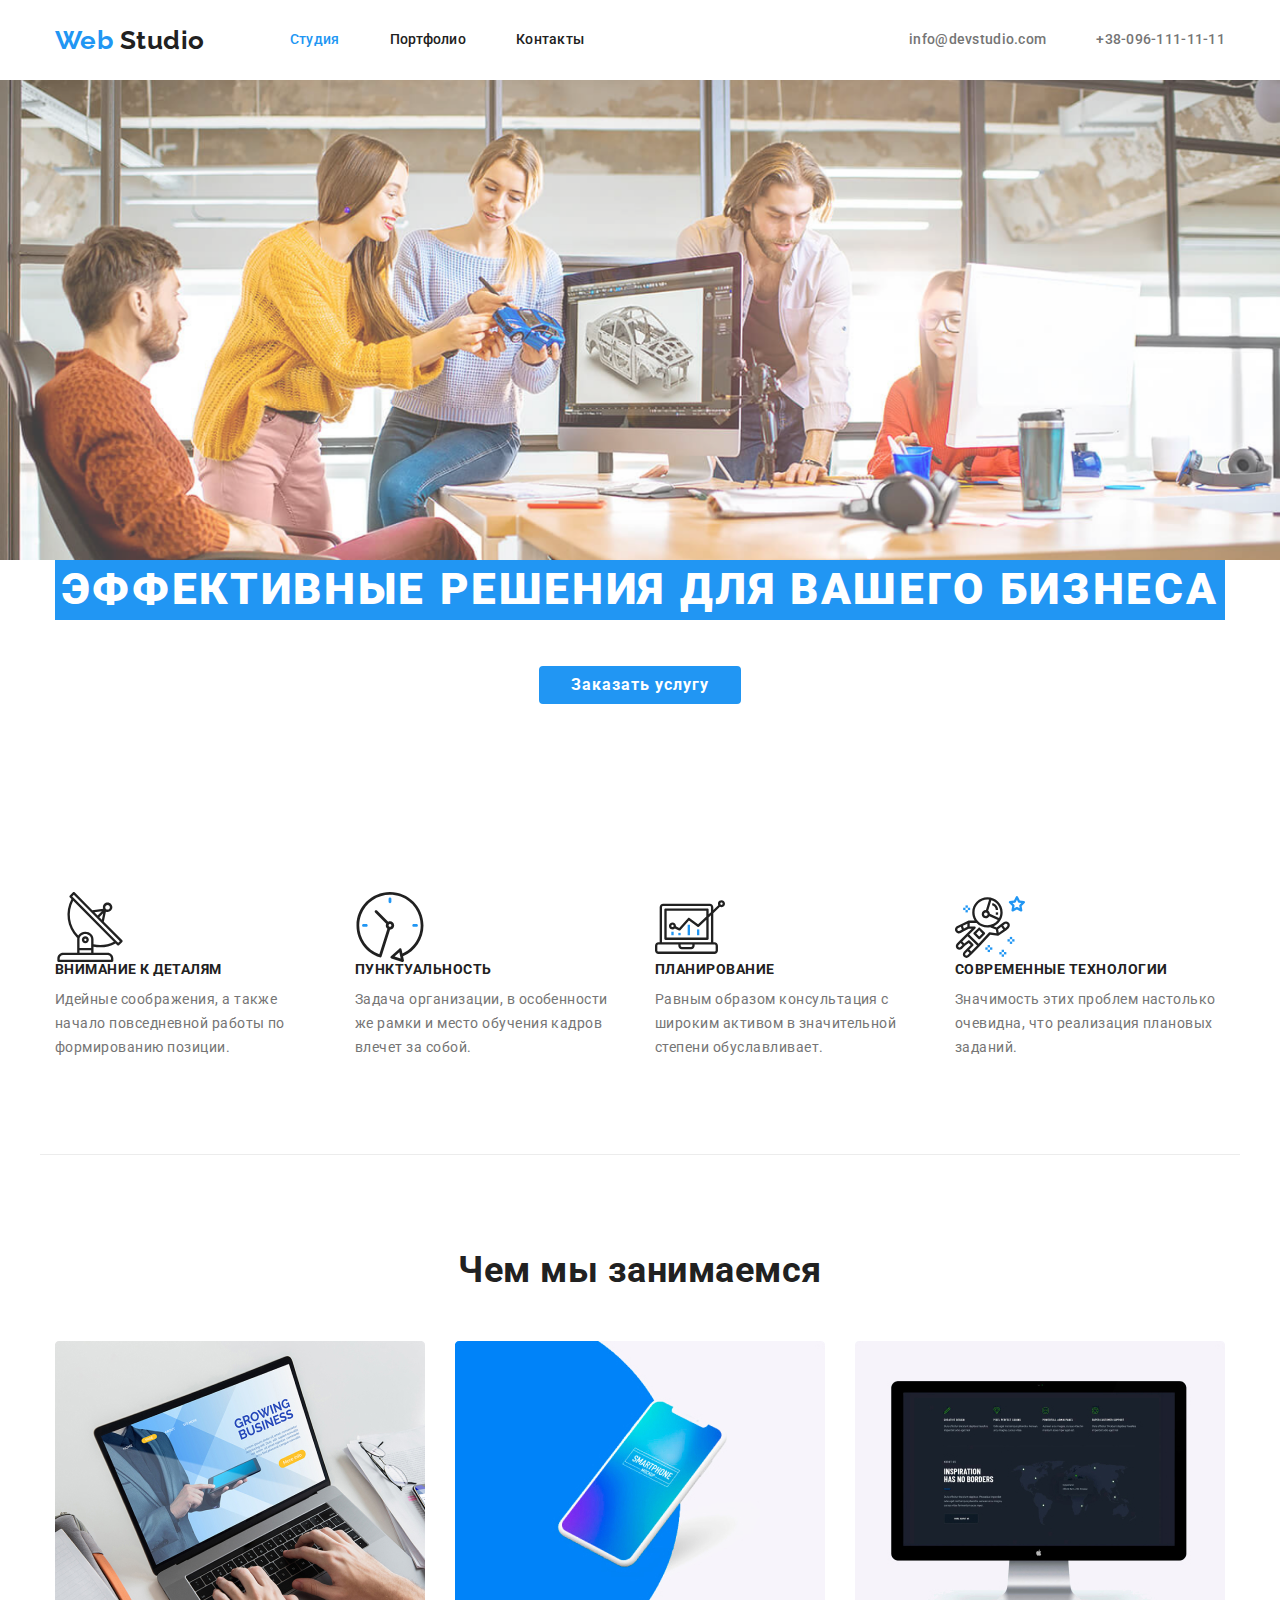
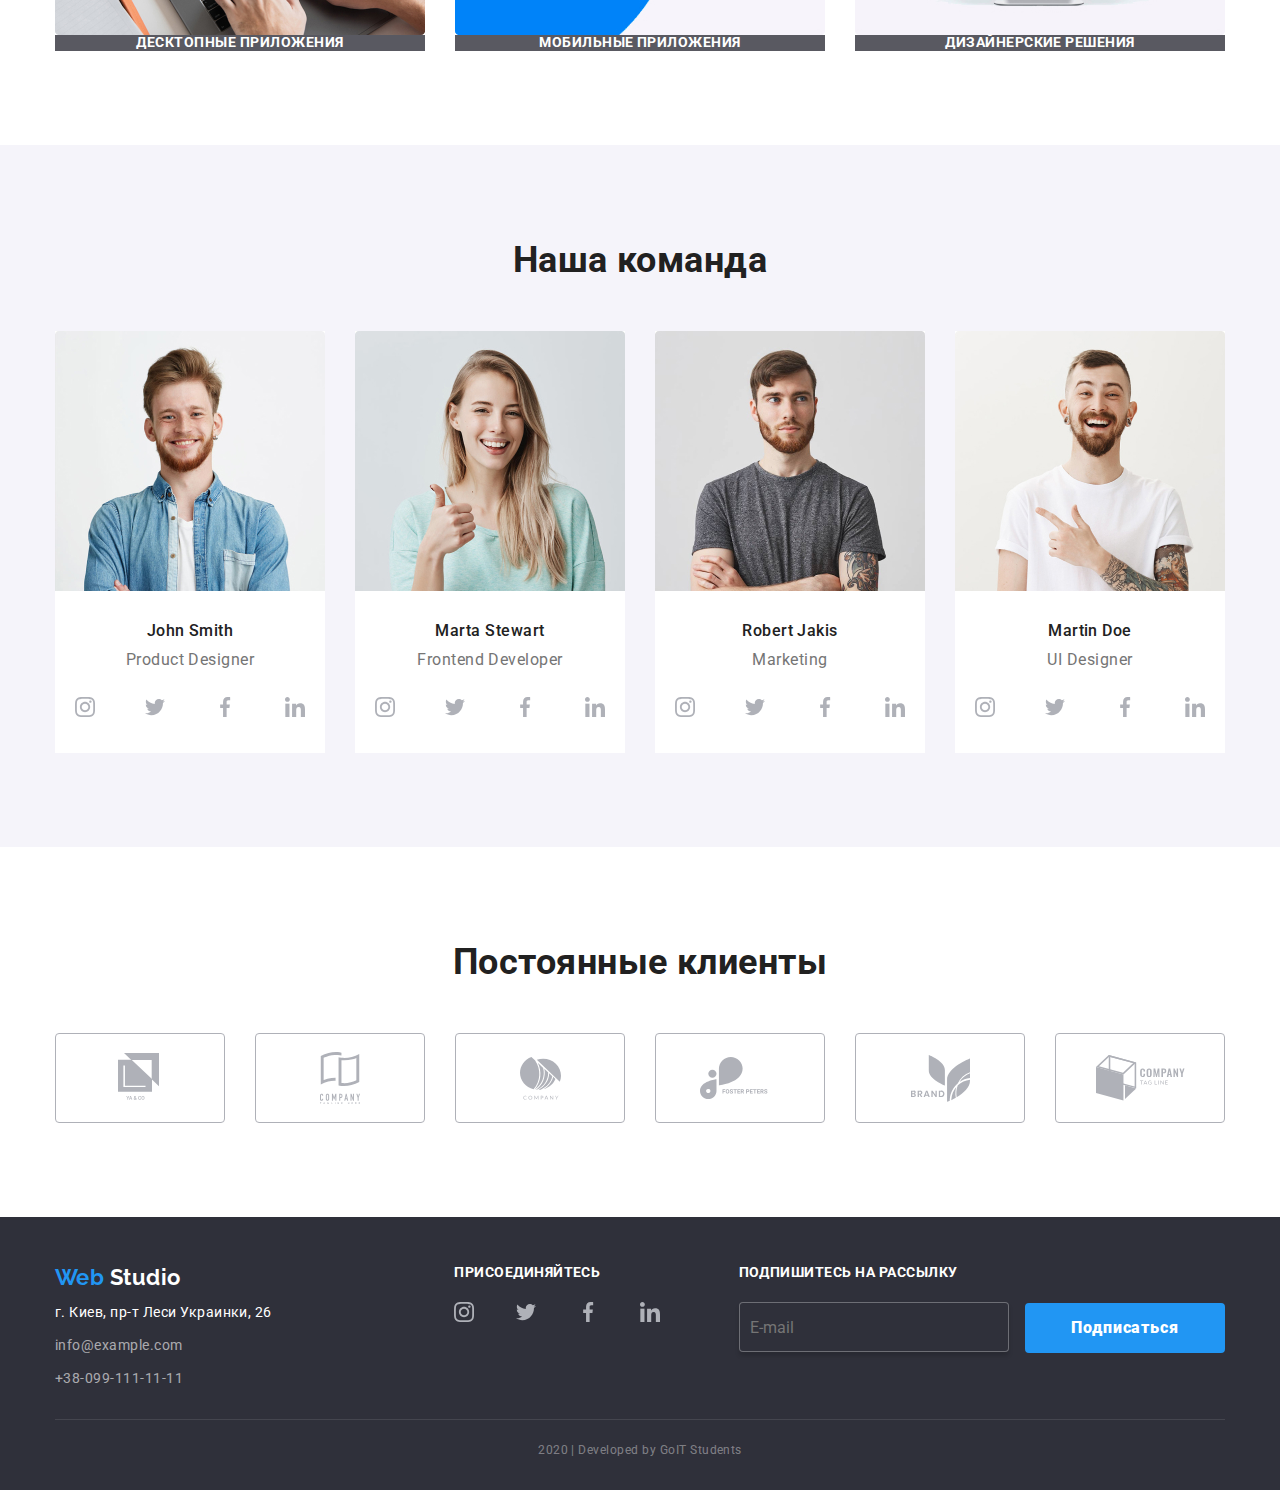
<file: index.html>
<!DOCTYPE html>
<html lang="ru">
  <head>
    <meta charset="UTF-8" />
    <meta name="viewport" content="width=device-width, initial-scale=1.0" />
    <title>web studio</title>
    <link
      href="https://fonts.googleapis.com/css2?family=Raleway:wght@700&family=Roboto:wght@400;500;700;900&display=swap"
      rel="stylesheet"
    />
    <link
      rel="stylesheet"
      href="https://cdnjs.cloudflare.com/ajax/libs/modern-normalize/0.6.0/modern-normalize.min.css"
    />
    <link rel="stylesheet" href="./css/styles.css" />
  </head>
  <body>
    <!-- Шапка сайта -->
    <header class="header">
      <div class="container style-header">
        <a href="./index.html" class="logo"> <span>web</span> studio </a>
        <nav>
          <ul class="navig">
            <li class="style">
              <a href="./index.html" class="link link-current">Студия</a>
            </li>
            <li class="style">
              <a href="./portfolio.html" class="link">Портфолио</a>
            </li>
            <li class="style"><a href="#" class="link">Контакты</a></li>
          </ul>
        </nav>
        <div class="contact">
          <ul class="navig">
            <li class="style">
              <a href="mailto:info@devstudio.com" class="link link-contact"
                >info@devstudio.com</a
              >
            </li>
            <li class="style">
              <a href="tel:+380961111111" class="link link-contact"
                >+38-096-111-11-11</a
              >
            </li>
          </ul>
        </div>
      </div>
    </header>
    <main>
      <!-- Главный банер -->
      <section class="hero">
        <img
          src="./images/hero.png"
          alt="главный банер"
          width="1600"
          height="600"
        />
        <div class="container">
          <h1>эффективные решения для вашего бизнеса</h1>
          <button type="button" class="button">Заказать услугу</button>
        </div>
      </section>
      <!-- Особенности -->
      <section class="features">
        <div class="container">
          <h2>Особенности</h2>
          <ul>
            <li>
              <img
                src="./images/antenna.svg"
                alt="антена"
                width="70"
                height="70"
              />
              <h3>Внимание к деталям</h3>
              <p>
                Идейные соображения, а также начало повседневной работы по
                формированию позиции.
              </p>
            </li>
            <li>
              <img src="./images/clock.svg" alt="часы" width="70" height="70" />
              <h3>Пунктуальность</h3>
              <p>
                Задача организации, в особенности же рамки и место обучения
                кадров влечет за собой.
              </p>
            </li>
            <li>
              <img
                src="./images/diagram.svg"
                alt="диаграмма"
                width="70"
                height="70"
              />
              <h3>Планирование</h3>
              <p>
                Равным образом консультация с широким активом в значительной
                степени обуславливает.
              </p>
            </li>
            <li>
              <img
                src="./images/astronaut.svg"
                alt="астронавт"
                width="70"
                height="70"
              />
              <h3>Современные технологии</h3>
              <p>
                Значимость этих проблем настолько очевидна, что реализация
                плановых заданий.
              </p>
            </li>
          </ul>
        </div>
      </section>
      <!-- Род занятий -->
      <section class="occupation">
        <div class="container">
          <h2>Чем мы занимаемся</h2>
          <ul>
            <li>
              <a href="#"
                ><img
                  src="./images/box1.jpg"
                  alt="Десктопные приложения"
                  width="370"
                  height="294"
              /></a>
              <h3>Десктопные приложения</h3>
            </li>
            <li>
              <a href="#"
                ><img
                  src="./images/box2.jpg"
                  alt="Мобильные приложения"
                  width="370"
                  height="294"
              /></a>
              <h3>Мобильные приложения</h3>
            </li>
            <li>
              <a href="#"
                ><img
                  src="./images/box3.jpg"
                  alt="Дизайнерские решения"
                  width="370"
                  height="294"
              /></a>
              <h3>Дизайнерские решения</h3>
            </li>
          </ul>
        </div>
      </section>
      <!-- Команда разработчиков -->
      <section class="team">
        <div class="container">
          <h2>Наша команда</h2>
          <ul class="card">
            <li>
              <a href="#">
                <img
                  src="./images/john_smith.jpg"
                  alt="John Smith"
                  width="270"
                  height="260"
                />
              </a>
              <h3>John Smith</h3>
              <p>Product Designer</p>
              <ul class="social">
                <li>
                  <a href="https://www.instagram.com">
                    <img
                      src="./images/instagram.svg"
                      alt="иконка инстаграм"
                      width="20"
                      height="20"
                  /></a>
                </li>
                <li>
                  <a href="https://www.twitter.com">
                    <img
                      src="./images/twitter.svg"
                      alt="иконка твитер"
                      width="20"
                      height="20"
                  /></a>
                </li>
                <li>
                  <a href="https://www.facebook.com">
                    <img
                      src="./images/facebook.svg"
                      alt="иконка фейсбук"
                      width="20"
                      height="20"
                    />
                  </a>
                </li>
                <li>
                  <a href="https://www.linkedin.com">
                    <img
                      src="./images/linkedin.svg"
                      alt="иконка линкедин"
                      width="20"
                      height="20"
                  /></a>
                </li>
              </ul>
            </li>
            <li>
              <a href="#"
                ><img
                  src="./images/marta_stewart.jpg"
                  alt="Marta Stewart"
                  width="270"
                  height="260"
              /></a>
              <h3>Marta Stewart</h3>
              <p>Frontend Developer</p>
              <ul class="social">
                <li>
                  <a href="https://www.instagram.com"
                    ><img
                      src="./images/instagram.svg"
                      alt="иконта инстаграм"
                      width="20"
                      height="20"
                  /></a>
                </li>
                <li>
                  <a href="https://www.twitter.com"
                    ><img
                      src="./images/twitter.svg"
                      alt="икока твитер"
                      width="20"
                      height="20"
                  /></a>
                </li>
                <li>
                  <a href="https://www.facebook.com"
                    ><img
                      src="./images/facebook.svg"
                      alt="иконка фейсбук"
                      width="20"
                      height="20"
                  /></a>
                </li>
                <li>
                  <a href="https://www.linkedin.com"
                    ><img
                      src="./images/linkedin.svg"
                      alt="иконка линкедин"
                      width="20"
                      height="20"
                  /></a>
                </li>
              </ul>
            </li>
            <li>
              <a href="#"
                ><img
                  src="./images/robert_jakis.jpg"
                  alt="Robert Jakis"
                  width="270"
                  height="260"
              /></a>
              <h3>Robert Jakis</h3>
              <p>Marketing</p>
              <ul class="social">
                <li>
                  <a href="https://www.instagram.com"
                    ><img
                      src="./images/instagram.svg"
                      alt="иконка инстаграм"
                      width="20"
                      height="20"
                  /></a>
                </li>
                <li>
                  <a href="https://www.twitter.com"
                    ><img
                      src="./images/twitter.svg"
                      alt="иконка твитер"
                      width="20"
                      height="20"
                  /></a>
                </li>
                <li>
                  <a href="https://www.facebook.com"
                    ><img
                      src="./images/facebook.svg"
                      alt="иконка фейсбук"
                      width="20"
                      height="20"
                  /></a>
                </li>
                <li>
                  <a href="https://www.linkedin.com"
                    ><img
                      src="./images/linkedin.svg"
                      alt="иконка линкедин"
                      width="20"
                      height="20"
                  /></a>
                </li>
              </ul>
            </li>
            <li>
              <a href="#"
                ><img
                  src="./images/martin_doe.jpg"
                  alt="Martin Doe"
                  width="270"
                  height="260"
              /></a>
              <h3>Martin Doe</h3>
              <p>UI Designer</p>
              <ul class="social">
                <li>
                  <a href="https://www.instagram.com"
                    ><img
                      src="./images/instagram.svg"
                      alt="иконка инстаграм"
                      width="20"
                      height="20"
                  /></a>
                </li>
                <li>
                  <a href="https://www.twitter.com"
                    ><img
                      src="./images/twitter.svg"
                      alt="иконка твитер"
                      width="20"
                      height="20"
                  /></a>
                </li>
                <li>
                  <a href="https://www.facebook.com"
                    ><img
                      src="./images/facebook.svg"
                      alt="иконка фейсбук"
                      width="20"
                      height="20"
                  /></a>
                </li>
                <li>
                  <a href="https://www.linkedin.com"
                    ><img
                      src="./images/linkedin.svg"
                      alt="иконка линкедин"
                      width="20"
                      height="20"
                  /></a>
                </li>
              </ul>
            </li>
          </ul>
        </div>
      </section>
      <!-- Ссылки на партнеров -->
      <section class="customer">
        <div class="container">
          <h2>Постоянные клиенты</h2>
          <ul>
            <li>
              <a href="#"
                ><img
                  src="./images/client_1.svg"
                  alt="YA & CO"
                  width="170"
                  height="90"
              /></a>
            </li>
            <li>
              <a href="#"
                ><img
                  src="./images/client_2.svg"
                  alt="Kompany tagline here"
                  width="170"
                  height="90"
              /></a>
            </li>
            <li>
              <a href="#"
                ><img
                  src="./images/client_3.svg"
                  alt="company"
                  width="170"
                  height="90"
              /></a>
            </li>
            <li>
              <a href="#"
                ><img
                  src="./images/client_4.svg"
                  alt="foster peters"
                  width="170"
                  height="90"
              /></a>
            </li>
            <li>
              <a href="#"
                ><img
                  src="./images/client_5.svg"
                  alt="brand"
                  width="170"
                  height="90"
              /></a>
            </li>
            <li>
              <a href="#"
                ><img
                  src="./images/client_6.svg"
                  alt="company tag line"
                  width="170"
                  height="90"
              /></a>
            </li>
          </ul>
        </div>
      </section>
    </main>
    <!-- Подвал сайта -->
    <footer class="footer">
      <div class="container">
        <div class="footer-style">
          <div class="contacts-style">
            <a href="./index.html" class="footer-logo"
              ><span>web</span> studio</a
            >
            <address>
              <ul>
                <li class="address">г. Киев, пр-т Леси Украинки, 26</li>
                <li>
                  <a class="mail" href="mailto:info@example.com"
                    >info@example.com</a
                  >
                </li>
                <li>
                  <a class="tel" href="tel:+380991111111">+38-099-111-11-11</a>
                </li>
              </ul>
            </address>
          </div>
          <div class="social-style">
            <b>присоединяйтесь</b>
            <ul class="social">
              <li>
                <a href="https://www.instagram.com"
                  ><img
                    src="./images/instagram.svg"
                    alt="иконка инстаграм"
                    width="20"
                    height="20"
                /></a>
              </li>
              <li>
                <a href="https://www.twitter.com"
                  ><img
                    src="./images/twitter.svg"
                    alt="иконка твиттер"
                    width="20"
                    height="20"
                /></a>
              </li>
              <li>
                <a href="https://www.facebook.com"
                  ><img
                    src="./images/facebook.svg"
                    alt="иконка фейсбук"
                    width="20"
                    height="20"
                /></a>
              </li>
              <li>
                <a href="https://www.linkedin.com"
                  ><img
                    src="./images/linkedin.svg"
                    alt="иконка линкедин"
                    width="20"
                    height="20"
                /></a>
              </li>
            </ul>
          </div>
          <div class="form-stule">
            <b>подпишитесь на рассылку</b>
            <input type="email" placeholder="E-mail" value="" name="email" />
            <button type="button" class="button">Подписаться</button>
          </div>
        </div>
        <div><p>2020 | Developed by GoIT Students</p></div>
      </div>
    </footer>
  </body>
</html>
</file>
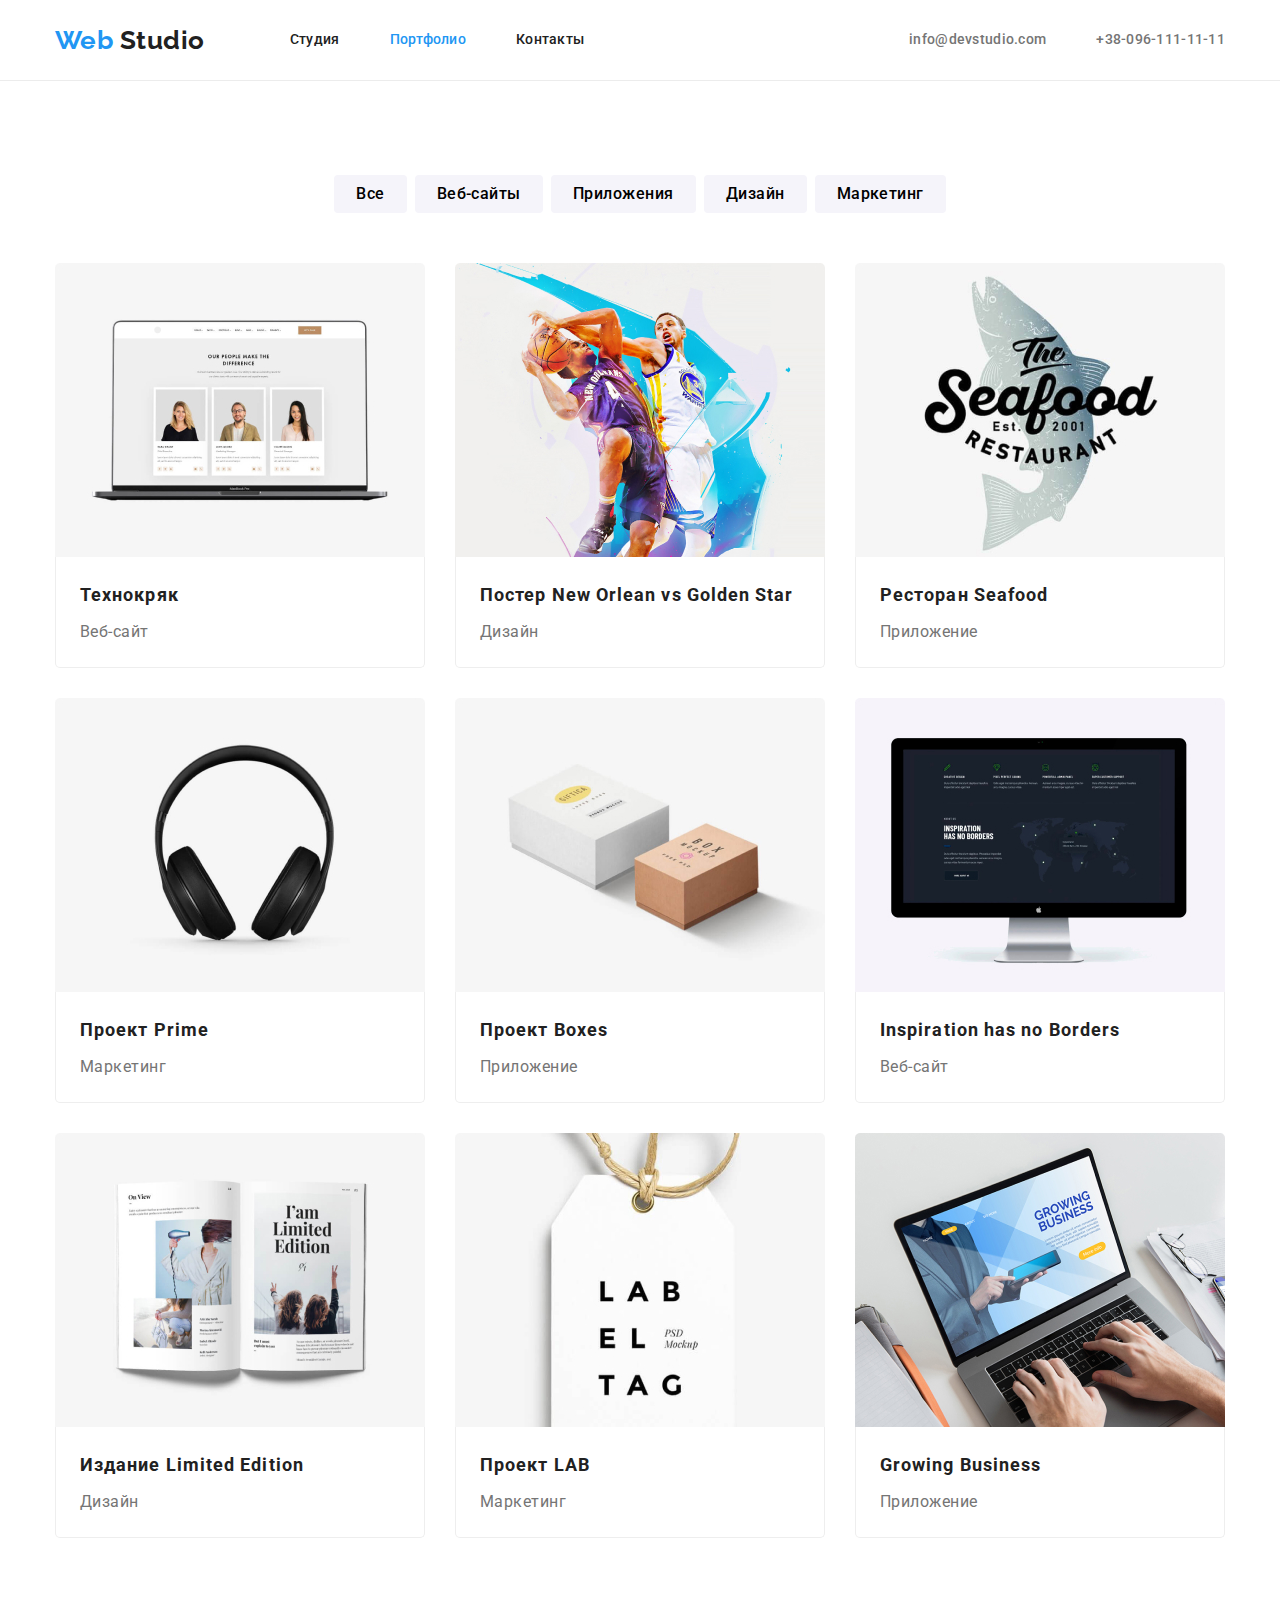
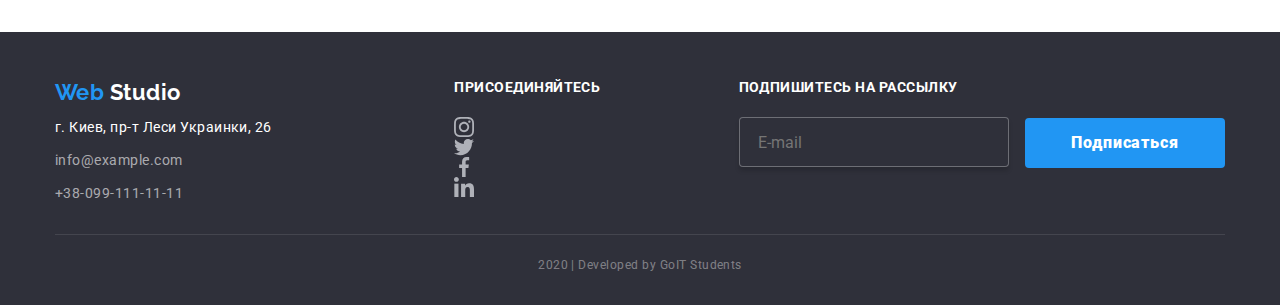
<file: portfolio.html>
<!DOCTYPE html>
<html lang="ru">
  <head>
    <meta charset="UTF-8" />
    <meta name="viewport" content="width=device-width, initial-scale=1.0" />
    <title>web studio</title>
    <link
      href="https://fonts.googleapis.com/css2?family=Raleway:wght@700&family=Roboto:wght@400;500;700;900&display=swap"
      rel="stylesheet"
    />
    <link
      rel="stylesheet"
      href="https://cdnjs.cloudflare.com/ajax/libs/modern-normalize/0.6.0/modern-normalize.min.css"
    />
    <link rel="stylesheet" href="./css/styles.css" />
  </head>
  <body>
    <!-- Шапка сайта -->
    <header class="header">
      <div class="container style-header">
        <a href="./index.html" class="logo"> <span>web</span> studio </a>
        <nav>
          <ul class="navig">
            <li class="style">
              <a href="./index.html" class="link">Студия</a>
            </li>
            <li class="style">
              <a href="./portfolio.html" class="link link-current">Портфолио</a>
            </li>
            <li class="style"><a href="#" class="link">Контакты</a></li>
          </ul>
        </nav>
        <div class="contact">
          <ul class="navig">
            <li class="style">
              <a href="mailto:info@devstudio.com" class="link link-contact"
                >info@devstudio.com</a
              >
            </li>
            <li class="style">
              <a href="tel:+380961111111" class="link link-contact"
                >+38-096-111-11-11</a
              >
            </li>
          </ul>
        </div>
      </div>
    </header>
    <main>
      <!-- Портфолио -->
      <section class="portfolio">
        <div class="container">
          <h1>Портфолио</h1>
          <ul class="choice">
            <li>
              <button type="button" class="choice-button">Все</button>
            </li>
            <li>
              <button type="button" class="choice-button">Веб-сайты</button>
            </li>
            <li>
              <button type="button" class="choice-button">Приложения</button>
            </li>
            <li>
              <button type="button" class="choice-button">Дизайн</button>
            </li>
            <li>
              <button type="button" class="choice-button">Маркетинг</button>
            </li>
          </ul>
          <ul class="choice-card">
            <li>
              <a href="#">
                <img
                  src="./images/img_1.jpg"
                  alt="Ноутбук"
                  width="370"
                  height="294"
                />
                <div class="card-content">
                  <h2>Технокряк</h2>
                  <p>Веб-сайт</p>
                  <p class="text">
                    Технокряк это современная площадка распространения
                    коронавируса. Компании используют эту платформу для
                    цифрового шпионажа и атак на защищённые сервера конкурентов.
                  </p>
                </div>
              </a>
            </li>
            <li>
              <a href="#">
                <img
                  src="./images/img_2.jpg"
                  alt="Баскетбол"
                  width="370"
                  height="294"
                />
                <div class="card-content">
                  <h2>Постер New Orlean vs Golden Star</h2>
                  <p>Дизайн</p>
                  <p class="text">
                    Технокряк это современная площадка распространения
                    коронавируса. Компании используют эту платформу для
                    цифрового шпионажа и атак на защищённые сервера конкурентов.
                  </p>
                </div>
              </a>
            </li>
            <li>
              <a href="#">
                <img
                  src="./images/img_3.jpg"
                  alt="Рыба"
                  width="370"
                  height="294"
                />
                <div class="card-content">
                  <h2>Ресторан Seafood</h2>
                  <p>Приложение</p>
                  <p class="text">
                    Технокряк это современная площадка распространения
                    коронавируса. Компании используют эту платформу для
                    цифрового шпионажа и атак на защищённые сервера конкурентов.
                  </p>
                </div>
              </a>
            </li>
            <li>
              <a href="#">
                <img
                  src="./images/img_4.jpg"
                  alt="Наушники"
                  width="370"
                  height="294"
                />
                <div class="card-content">
                  <h2>Проект Prime</h2>
                  <p>Маркетинг</p>
                  <p class="text">
                    Технокряк это современная площадка распространения
                    коронавируса. Компании используют эту платформу для
                    цифрового шпионажа и атак на защищённые сервера конкурентов.
                  </p>
                </div>
              </a>
            </li>
            <li>
              <a href="#">
                <img
                  src="./images/img_5.jpg"
                  alt="Две коробки"
                  width="370"
                  height="294"
                />
                <div class="card-content">
                  <h2>Проект Boxes</h2>
                  <p>Приложение</p>
                  <p class="text">
                    Технокряк это современная площадка распространения
                    коронавируса. Компании используют эту платформу для
                    цифрового шпионажа и атак на защищённые сервера конкурентов.
                  </p>
                </div>
              </a>
            </li>
            <li>
              <a href="#">
                <img
                  src="./images/img_6.jpg"
                  alt="Монитор"
                  width="370"
                  height="294"
                />
                <div class="card-content">
                  <h2>Inspiration has no Borders</h2>
                  <p>Веб-сайт</p>
                  <p class="text">
                    Технокряк это современная площадка распространения
                    коронавируса. Компании используют эту платформу для
                    цифрового шпионажа и атак на защищённые сервера конкурентов.
                  </p>
                </div>
              </a>
            </li>
            <li>
              <a href="#">
                <img
                  src="./images/img_7.jpg"
                  alt="Книга"
                  width="370"
                  height="294"
                />
                <div class="card-content">
                  <h2>Издание Limited Edition</h2>
                  <p>Дизайн</p>
                  <p class="text">
                    Технокряк это современная площадка распространения
                    коронавируса. Компании используют эту платформу для
                    цифрового шпионажа и атак на защищённые сервера конкурентов.
                  </p>
                </div>
              </a>
            </li>
            <li>
              <a href="#">
                <img
                  src="./images/img_8.jpg"
                  alt="Бирка"
                  width="370"
                  height="294"
                />
                <div class="card-content">
                  <h2>Проект LAB</h2>
                  <p>Маркетинг</p>
                  <p class="text">
                    Технокряк это современная площадка распространения
                    коронавируса. Компании используют эту платформу для
                    цифрового шпионажа и атак на защищённые сервера конкурентов.
                  </p>
                </div>
              </a>
            </li>
            <li>
              <a href="#">
                <img
                  src="./images/img_9.jpg"
                  alt="Ноутбук"
                  width="370"
                  height="294"
                />
                <div class="card-content">
                  <h2>Growing Business</h2>
                  <p>Приложение</p>
                  <p class="text">
                    Технокряк это современная площадка распространения
                    коронавируса. Компании используют эту платформу для
                    цифрового шпионажа и атак на защищённые сервера конкурентов.
                  </p>
                </div>
              </a>
            </li>
          </ul>
        </div>
      </section>
    </main>
    <!-- Подвал сайта -->
    <footer class="footer">
      <div class="container">
        <div class="footer-style">
          <div class="contacts-style">
            <a href="./index.html" class="footer-logo"
              ><span>web</span> studio</a
            >
            <address>
              <ul>
                <li class="address">г. Киев, пр-т Леси Украинки, 26</li>
                <li>
                  <a class="mail" href="mailto:info@example.com"
                    >info@example.com</a
                  >
                </li>
                <li>
                  <a class="tel" href="tel:+380991111111">+38-099-111-11-11</a>
                </li>
              </ul>
            </address>
          </div>
          <div class="social-style">
            <b>присоединяйтесь</b>
            <ul>
              <li>
                <a href="https://www.instagram.com"
                  ><img
                    src="./images/instagram.svg"
                    alt="иконка инстаграм"
                    width="20"
                    height="20"
                /></a>
              </li>
              <li>
                <a href="https://www.twitter.com"
                  ><img
                    src="./images/twitter.svg"
                    alt="иконка твиттер"
                    width="20"
                    height="20"
                /></a>
              </li>
              <li>
                <a href="https://www.facebook.com"
                  ><img
                    src="./images/facebook.svg"
                    alt="иконка фейсбук"
                    width="20"
                    height="20"
                /></a>
              </li>
              <li>
                <a href="https://www.linkedin.com"
                  ><img
                    src="./images/linkedin.svg"
                    alt="иконка линкедин"
                    width="20"
                    height="20"
                /></a>
              </li>
            </ul>
          </div>
          <div class="form-stule">
            <b>подпишитесь на рассылку</b>
            <input type="text" placeholder="  E-mail" value="" name="email" />
            <button type="button" class="button">Подписаться</button>
          </div>
        </div>
        <div>
          <p>2020 | Developed by GoIT Students</p>
        </div>
      </div>
    </footer>
  </body>
</html>
</file>
<file: css/styles.css>
:root {
  --primary-color: #212121;
  --secondary-color: #757575;
  --akcent-color: #2196f3;
  --primary-background-color: #ffffff;
  --secondary-background-color: #e5e5e5;
}

/* bolt (700) normal (400) 500 900 roboto
Raleway bolt (700) */
/* Общие настройки */

body {
  color: var(--primary-color);
  background-color: var(--primary-background-color);
  font-family: roboto, sans-serif;
  letter-spacing: 0.03em;
}

a {
  text-decoration: none;
}

ul {
  margin-top: 0;
  margin-bottom: 0;
  padding-left: 0;

  list-style-type: none;
}

h2 {
  font-weight: 700;
  font-size: 36px;
  line-height: 1.17;
  text-align: center;
}

.container {
  margin-left: auto;
  margin-right: auto;
  width: 1200px;
  padding-left: 15px;
  padding-right: 15px;
}

img {
  display: block;
  max-width: 100%;
  height: auto;
}

/* Шапка */

.header {
  background-color: var(--primary-background-color);
}

/* Логотип */

.logo {
  margin-right: 85px;
  color: var(--primary-color);

  font-family: Raleway, sans-serif;
  font-weight: 700;
  font-size: 26px;
  line-height: 1.19;
  text-transform: capitalize;
}

.logo span {
  color: var(--akcent-color);
}

/* Навигация*/

.link {
  display: block;
  padding-top: 32px;
  padding-bottom: 32px;

  color: var(--primary-color);
}

.link-contact {
  color: var(--secondary-color);
}

.link:focus,
.link:hover,
.link-current {
  color: var(--akcent-color);
}

.navig {
  display: flex;

  font-weight: 500;
  font-size: 14px;
  line-height: 1.14;
  letter-spacing: 0.02em;
}

.navig .style + .style {
  margin-left: 50px;
}

.contact {
  margin-left: auto;
}

.style-header {
  display: flex;
  align-items: center;
}

/* Герой */

.hero {
  text-align: center;
  padding-bottom: 94px;
}

h1 {
  margin-top: 0px;
  margin-bottom: 46px;

  color: var(--primary-background-color);
  background-color: var(--akcent-color);

  font-weight: 900;
  font-size: 44px;
  line-height: 1.36;
  text-align: center;
  letter-spacing: 0.06em;
  text-transform: uppercase;
}

/* Кнопка заказ услуги */

.button {
  border: 4px solid var(--akcent-color);
  border-radius: 4px;
  padding: 6px 28px;

  color: var(--primary-background-color);
  background-color: var(--akcent-color);
  font-weight: 700;
  font-size: 16px;
  line-height: 1.15;
  letter-spacing: 0.06em;
}

/* Особенности */

section.features {
  padding-top: 94px;
  background-color: var(--primary-background-color);
}

.features ul {
  display: flex;
}

.features li + li {
  margin-left: 30px;
}

.features li {
  min-width: 270px;
}

.features h2 {
  font-size: 0;
  margin-top: 0;
}

.features h3 {
  font-weight: 700;
  font-size: 14px;
  line-height: 1.14;
  text-transform: uppercase;
  margin-top: 0;
  margin-bottom: 10px;
}

.features p {
  font-size: 14px;
  line-height: 1.71;
  color: var(--secondary-color);
  margin: 0;
}

.features div {
  padding-bottom: 94px;
  border-bottom: 1px solid #ececec;
}

.features a {
  display: block;
  width: 270px;
  height: 120px;
  margin-bottom: 30px;
  background-color: #f5f4fa;
}

/* Род занятий */

section.occupation {
  padding-bottom: 94px;
  padding-top: 94px;
}

.occupation h2 {
  margin-top: 0;
  margin-bottom: 50px;
}

.occupation ul {
  display: flex;
  padding: 0;
}

.occupation li + li {
  margin-left: 30px;
}

.occupation li {
  max-width: 370px;
}

.occupation h3 {
  color: var(--primary-background-color);
  background-color: rgba(47, 48, 58, 0.8);
  font-weight: 700;
  font-size: 14px;
  line-height: 1.14;
  text-align: center;
  text-transform: uppercase;
  margin: 0;
}

/* Команда */

section.team {
  padding-top: 94px;
  padding-bottom: 94px;
  background-color: #f5f4fa;
}

.team h2 {
  margin-top: 0;
  margin-bottom: 50px;
}

.card h3 {
  font-weight: 500;
  font-size: 16px;
  line-height: 1.19;
  margin-top: 0;
  margin-bottom: 10px;
  text-align: center;
}

.card p {
  font-size: 16px;
  line-height: 1.19;
  color: var(--secondary-color);
  margin-top: 0;
  margin-bottom: 28px;
  text-align: center;
}

.card img {
  margin-bottom: 30px;
}

.social img {
  margin-bottom: 0;
}

.team ul.card {
  display: flex;
}

.card > li {
  background-color: var(--primary-background-color);
  padding-bottom: 36px;
  max-width: 270px;
}

.card li + li {
  margin-left: 30px;
}

.card ul.social {
  display: flex;
  justify-content: space-evenly;
}

/* Клиенты */

section.customer {
  padding-top: 94px;
  padding-bottom: 94px;
}

.customer h2 {
  margin-top: 0;
  margin-bottom: 50px;
}

.customer ul {
  display: flex;
  padding: 0;
}

.customer li + li {
  margin-left: 30px;
}

.customer img {
  justify-content: center;
  align-items: center;
}

/* Подвал */

footer.footer {
  color: var(--primary-background-color);
  background-color: #2f303a;
  padding-top: 48px;
  padding-bottom: 28px;
}
.footer-logo {
  color: #ffffff;
  font-family: Raleway, sans-serif;
  font-weight: 700;
  font-size: 22px;
  line-height: 1.18;
  text-transform: capitalize;
  display: block;
  margin-bottom: 10px;
}

.footer-logo span {
  color: var(--akcent-color);
}

.contacts-style {
  width: 321px;
}

.address {
  font-style: normal;
  font-size: 14px;
  line-height: 1.71;
}

address ul {
  padding-left: 0;
}

address li {
  padding-bottom: 9px;
}

address li:last-child {
  padding-bottom: 28px;
}

.mail {
  color: rgba(255, 255, 255, 0.6);
  font-style: normal;
  font-size: 14px;
  line-height: 1.71;
}

.tel {
  color: rgba(255, 255, 255, 0.6);
  font-style: normal;
  font-size: 14px;
  line-height: 1.71;
}

.footer b {
  font-weight: 700;
  font-size: 14px;
  line-height: 1.14;
  text-transform: uppercase;
  display: flex;
  margin-bottom: 21px;
}

.footer p {
  font-size: 12px;
  line-height: 2;
  text-align: center;
  color: rgba(255, 255, 255, 0.4);
  display: block;
  margin: 0;
  padding-top: 18px;
  border-top: 1px solid rgba(255, 255, 255, 0.1);
}

.footer-style {
  display: flex;
  justify-content: space-between;
}

.footer .social {
  padding-left: 0;
  display: flex;
  justify-content: space-between;
}

.social-style {
  width: 206px;
}

.form-style {
  width: 570px;
}

.footer .button {
  color: #ffffff;
  background-color: var(--akcent-color);
  font-weight: 900;
  font-size: 16px;
  line-height: 1.88;
  letter-spacing: 0.06em;
  border: 4px solid var(--akcent-color);
  border-radius: 4px;
  padding: 6px 4px;
  min-width: 200px;
  margin-left: 12px;
}

.footer input {
  background-color: #2f303a;
  color: #ffffff;
  width: 270px;
  height: 50px;
  border: 1px solid rgba(255, 255, 255, 0.3);
  box-shadow: 0px 4px 4px rgba(0, 0, 0, 0.15);
  border-radius: 4px;
  padding-left: 10px;
}

/* Портфолио */

section.portfolio {
  padding-top: 94px;
  padding-bottom: 94px;
  background-color: var(--primary-background-color);
  border-top: 1px solid #ececec;
}

.choice-button {
  font-weight: 500;
  font-size: 16px;
  line-height: 1.63;
  letter-spacing: 0.03em;
  background: #f5f4fa;
  border: 4px solid #f5f4fa;
  border-radius: 4px;
  padding: 2px 18px;
}

.choice-button:hover,
.choice-button:focus {
  font-weight: 500;
  font-size: 16px;
  line-height: 1.63;
  letter-spacing: 0.03em;
  background: var(--akcent-color);
  color: var(--primary-background-color);
  border: 4px solid var(--akcent-color);
  border-radius: 4px;
  padding: 2px 18px;
}

.portfolio h1 {
  font-size: 0px;
  margin: 0;
}

.portfolio .text {
  font-size: 0px;
  margin: 0;
}

ul.choice {
  display: flex;
  justify-content: center;
  padding-left: 0;
  margin-bottom: 50px;
}

.choice li + li {
  margin-left: 8px;
}

ul.choice-card {
  display: flex;
  padding-left: 0;
  flex-wrap: wrap;
}

.choice-card li {
  margin-right: 30px;
  margin-bottom: 30px;
  background: var(--primary-background-color);
  width: 370px;
  border-top-left-radius: 5px;
  border-top-right-radius: 5px;
}

.choice-card li:nth-child(3n) {
  margin-right: 0;
}

.choice-card li:nth-last-child(-n + 3) {
  margin-bottom: 0;
}

.card-content {
  padding: 20px 24px;
  border-right: 1px solid #eeeeee;
  border-bottom: 1px solid #eeeeee;
  border-left: 1px solid #eeeeee;
  border-bottom-left-radius: 5px;
  border-bottom-right-radius: 5px;
}

.portfolio h2 {
  font-weight: 700;
  font-size: 18px;
  line-height: 2;
  letter-spacing: 0.06em;
  color: var(--primary-color);
  text-align: left;
  margin-top: 0;
  margin-bottom: 4px;
}
.portfolio p {
  font-size: 16px;
  line-height: 1.88;
  letter-spacing: 0.03em;
  color: var(--secondary-color);
  margin: 0;
}
</file>
